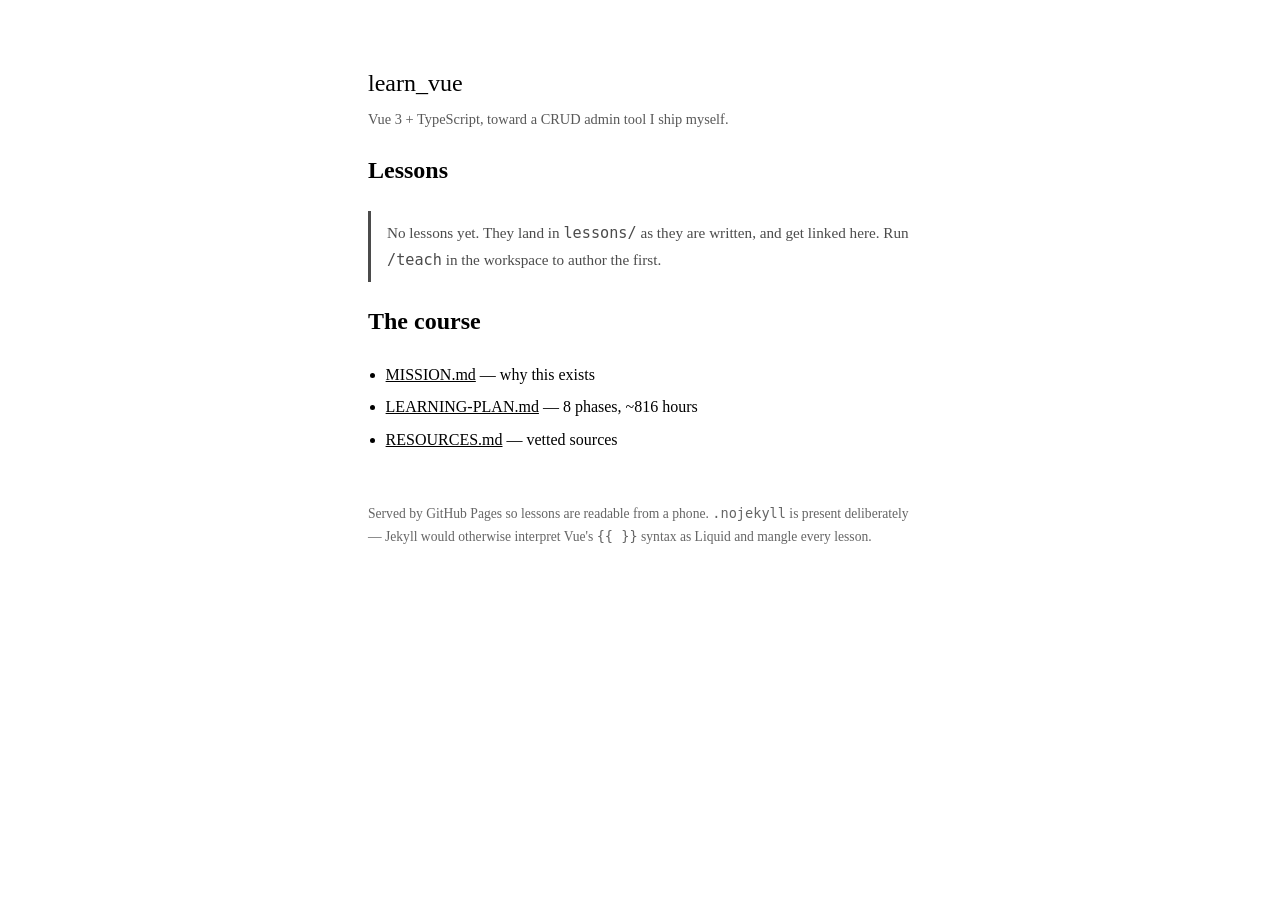
<file: index.html>
<!doctype html>
<html lang="en">
<head>
<meta charset="utf-8">
<meta name="viewport" content="width=device-width, initial-scale=1">
<title>learn_vue — lessons</title>
<!--
  PLACEHOLDER. Styles are inline here on purpose: assets/ is still empty.
  When /teach authors the shared stylesheet (assets/style.css), replace this
  <style> block with a link to it so the index matches the lessons.
-->
<style>
  :root { color-scheme: light dark; }
  body {
    max-width: 34rem; margin: 0 auto; padding: 3rem 1.25rem;
    font: 1rem/1.65 Georgia, 'Times New Roman', serif;
  }
  h1 { font-size: 1.5rem; font-weight: normal; margin-bottom: 0.25rem; }
  .sub { opacity: 0.65; font-size: 0.9rem; margin-top: 0; }
  ul { padding-left: 1.1rem; }
  li { margin-bottom: 0.4rem; }
  .empty {
    border-left: 3px solid currentColor; padding: 0.6rem 0 0.6rem 1rem;
    opacity: 0.7; font-size: 0.95rem;
  }
  footer { margin-top: 3rem; font-size: 0.85rem; opacity: 0.6; }
  a { color: inherit; }
</style>
</head>
<body>

<h1>learn_vue</h1>
<p class="sub">Vue 3 + TypeScript, toward a CRUD admin tool I ship myself.</p>

<h2>Lessons</h2>

<p class="empty">
  No lessons yet. They land in <code>lessons/</code> as they are written, and
  get linked here. Run <code>/teach</code> in the workspace to author the first.
</p>

<h2>The course</h2>
<!--
  These point at github.com, not at Pages. With .nojekyll, Pages serves .md as
  text/markdown, which a phone browser shows as raw text. github.com renders it.
-->
<ul>
  <li><a href="https://github.com/vvanagas/learn_vue/blob/main/MISSION.md">MISSION.md</a> — why this exists</li>
  <li><a href="https://github.com/vvanagas/learn_vue/blob/main/LEARNING-PLAN.md">LEARNING-PLAN.md</a> — 8 phases, ~816 hours</li>
  <li><a href="https://github.com/vvanagas/learn_vue/blob/main/RESOURCES.md">RESOURCES.md</a> — vetted sources</li>
</ul>

<footer>
  Served by GitHub Pages so lessons are readable from a phone.
  <code>.nojekyll</code> is present deliberately — Jekyll would otherwise
  interpret Vue's <code>{{ }}</code> syntax as Liquid and mangle every lesson.
</footer>

</body>
</html>
</file>
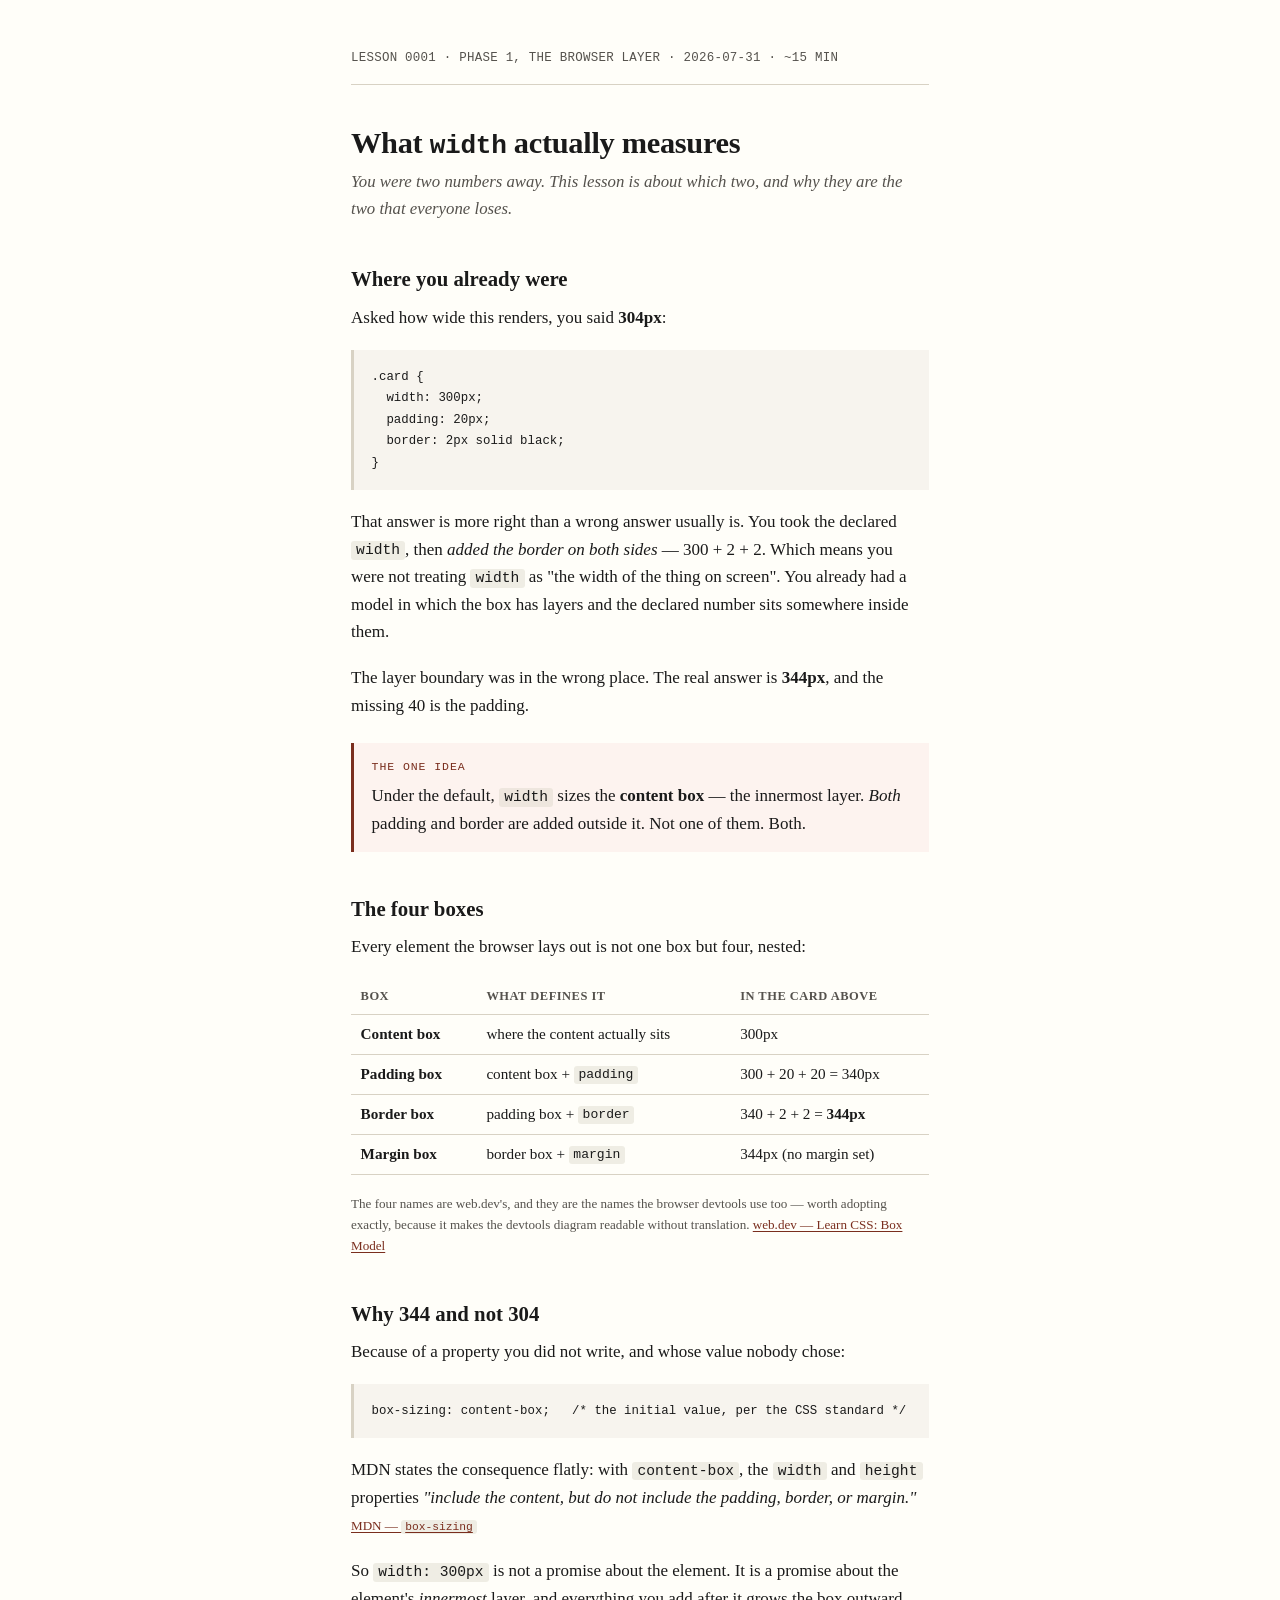
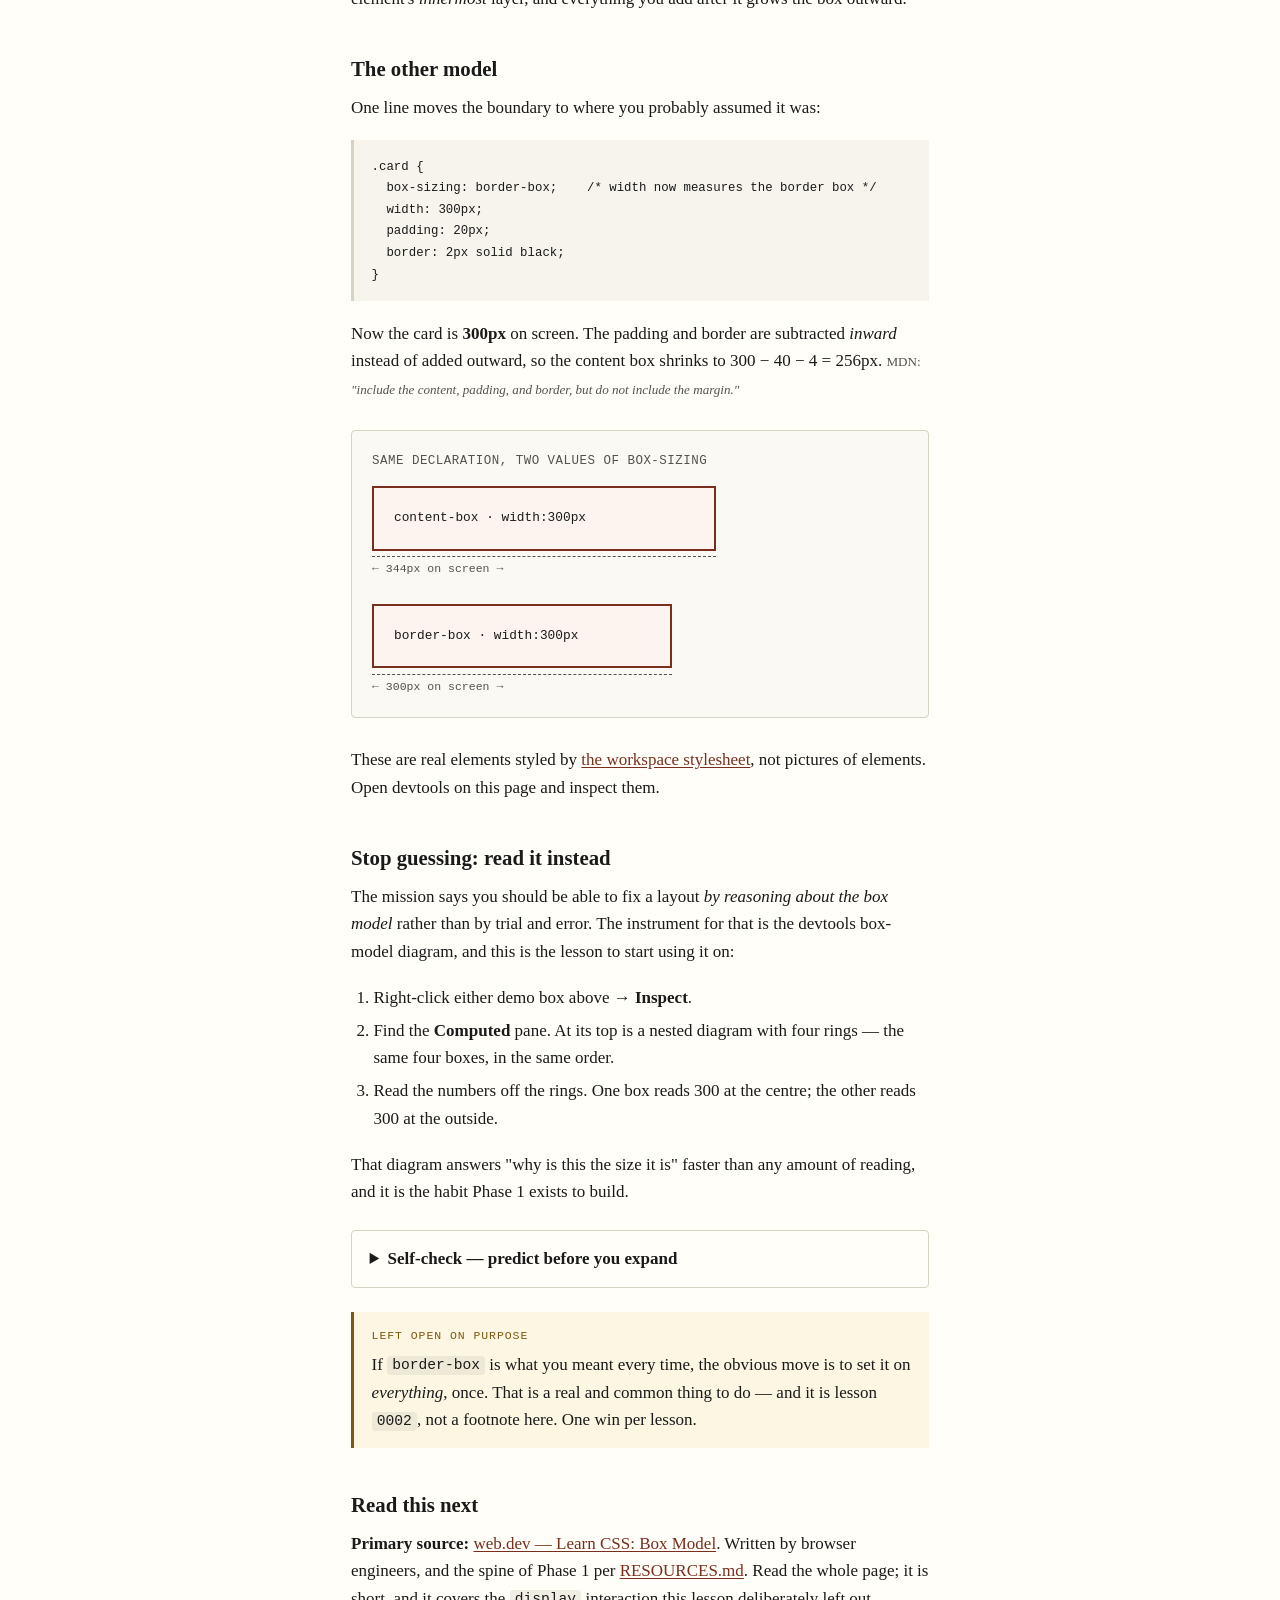
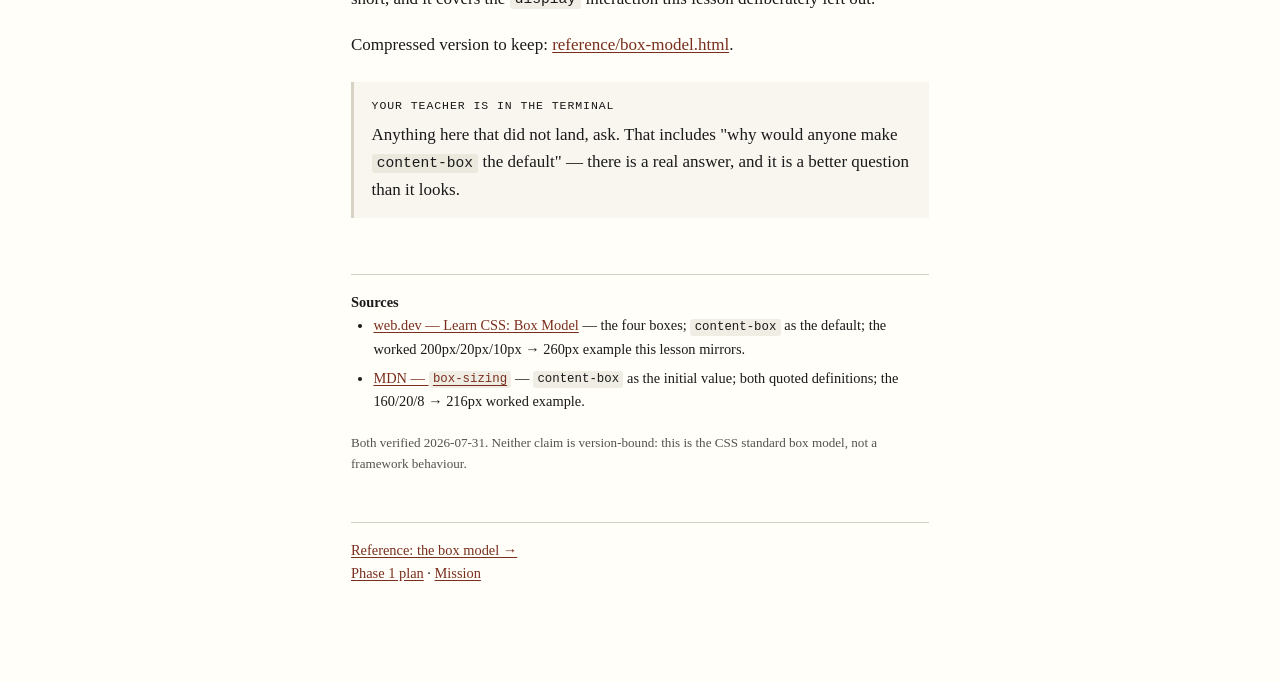
<file: lessons/0001-what-width-measures.html>
<!DOCTYPE html>
<html lang="en">
<head>
<meta charset="utf-8">
<meta name="viewport" content="width=device-width, initial-scale=1">
<title>Lesson 0001 — What <code>width</code> actually measures</title>
<link rel="stylesheet" href="../assets/lesson.css">
</head>
<body>

<p class="meta">LESSON 0001 &middot; PHASE 1, THE BROWSER LAYER &middot; 2026-07-31 &middot; ~15 MIN</p>

<h1>What <code>width</code> actually measures</h1>
<p class="subtitle">You were two numbers away. This lesson is about which two, and why
they are the two that everyone loses.</p>

<h2>Where you already were</h2>

<p>Asked how wide this renders, you said <strong>304px</strong>:</p>

<pre><code>.card {
  width: 300px;
  padding: 20px;
  border: 2px solid black;
}</code></pre>

<p>That answer is more right than a wrong answer usually is. You took the
declared <code>width</code>, then <em>added the border on both sides</em> —
300 + 2 + 2. Which means you were not treating <code>width</code> as
"the width of the thing on screen". You already had a model in which the box has
layers and the declared number sits somewhere inside them.</p>

<p>The layer boundary was in the wrong place. The real answer is
<strong>344px</strong>, and the missing 40 is the padding.</p>

<div class="callout callout--key">
  <span class="callout__label">The one idea</span>
  <p>Under the default, <code>width</code> sizes the <strong>content box</strong>
  — the innermost layer. <em>Both</em> padding and border are added outside it.
  Not one of them. Both.</p>
</div>

<h2>The four boxes</h2>

<p>Every element the browser lays out is not one box but four, nested:</p>

<div class="table-scroll">
<table>
  <thead>
    <tr><th>Box</th><th>What defines it</th><th>In the card above</th></tr>
  </thead>
  <tbody>
    <tr><td><strong>Content box</strong></td><td>where the content actually sits</td><td>300px</td></tr>
    <tr><td><strong>Padding box</strong></td><td>content box + <code>padding</code></td><td>300 + 20 + 20 = 340px</td></tr>
    <tr><td><strong>Border box</strong></td><td>padding box + <code>border</code></td><td>340 + 2 + 2 = <strong>344px</strong></td></tr>
    <tr><td><strong>Margin box</strong></td><td>border box + <code>margin</code></td><td>344px (no margin set)</td></tr>
  </tbody>
</table>
</div>

<p class="cite">The four names are web.dev's, and they are the names the browser
devtools use too — worth adopting exactly, because it makes the devtools diagram
readable without translation.
<a href="https://web.dev/learn/css/box-model">web.dev — Learn CSS: Box Model</a></p>

<h2>Why 344 and not 304</h2>

<p>Because of a property you did not write, and whose value nobody chose:</p>

<pre><code>box-sizing: content-box;   /* the initial value, per the CSS standard */</code></pre>

<p>MDN states the consequence flatly: with <code>content-box</code>, the
<code>width</code> and <code>height</code> properties
<em>"include the content, but do not include the padding, border, or
margin."</em>
<span class="cite"><a href="https://developer.mozilla.org/en-US/docs/Web/CSS/box-sizing">MDN — <code>box-sizing</code></a></span></p>

<p>So <code>width: 300px</code> is not a promise about the element. It is a
promise about the element's <em>innermost</em> layer, and everything you add
after it grows the box outward.</p>

<h2>The other model</h2>

<p>One line moves the boundary to where you probably assumed it was:</p>

<pre><code>.card {
  box-sizing: border-box;    /* width now measures the border box */
  width: 300px;
  padding: 20px;
  border: 2px solid black;
}</code></pre>

<p>Now the card is <strong>300px</strong> on screen. The padding and border are
subtracted <em>inward</em> instead of added outward, so the content box shrinks
to 300 &minus; 40 &minus; 4 = 256px.
<span class="cite">MDN: <em>"include the content, padding, and border, but do not
include the margin."</em></span></p>

<div class="demo">
  <p class="demo__title">Same declaration, two values of box-sizing</p>

  <div class="demo__box demo__box--w300 demo__box--padded">content-box &middot; width:300px</div>
  <div class="demo__ruler demo__ruler--344"><span>&larr; 344px on screen &rarr;</span></div>

  <div style="height:1.5rem"></div>

  <div class="demo__box demo__box--w300 demo__box--padded demo__box--border">border-box &middot; width:300px</div>
  <div class="demo__ruler demo__ruler--300"><span>&larr; 300px on screen &rarr;</span></div>
</div>

<p>These are real elements styled by
<a href="../assets/lesson.css">the workspace stylesheet</a>, not pictures of
elements. Open devtools on this page and inspect them.</p>

<h2>Stop guessing: read it instead</h2>

<p>The mission says you should be able to fix a layout <em>by reasoning about the
box model</em> rather than by trial and error. The instrument for that is the
devtools box-model diagram, and this is the lesson to start using it on:</p>

<ol>
  <li>Right-click either demo box above &rarr; <strong>Inspect</strong>.</li>
  <li>Find the <strong>Computed</strong> pane. At its top is a nested diagram
      with four rings — the same four boxes, in the same order.</li>
  <li>Read the numbers off the rings. One box reads 300 at the centre; the other
      reads 300 at the outside.</li>
</ol>

<p>That diagram answers "why is this the size it is" faster than any amount of
reading, and it is the habit Phase 1 exists to build.</p>

<details class="selfcheck">
  <summary>Self-check — predict before you expand</summary>
  <pre><code>.thumb {
  box-sizing: border-box;
  width: 120px;
  padding: 8px;
  border: 4px solid;
}</code></pre>
  <p>How wide is it on screen, and how wide is its content box?</p>
  <p><strong>120px on screen.</strong> The content box is
  120 &minus; (2 &times; 8) &minus; (2 &times; 4) = <strong>96px</strong>.</p>
  <p class="cite">This one is yours alone — I cannot see what you clicked. If
  you want it to count, tell me the answer in conversation.</p>
</details>

<div class="callout callout--warn">
  <span class="callout__label">Left open on purpose</span>
  <p>If <code>border-box</code> is what you meant every time, the obvious move is
  to set it on <em>everything</em>, once. That is a real and common thing to do —
  and it is lesson <code>0002</code>, not a footnote here. One win per lesson.</p>
</div>

<h2>Read this next</h2>

<p><strong>Primary source:</strong>
<a href="https://web.dev/learn/css/box-model">web.dev — Learn CSS: Box Model</a>.
Written by browser engineers, and the spine of Phase 1 per
<a href="../RESOURCES.md">RESOURCES.md</a>. Read the whole page; it is short, and
it covers the <code>display</code> interaction this lesson deliberately left out.</p>

<p>Compressed version to keep:
<a href="../reference/box-model.html">reference/box-model.html</a>.</p>

<div class="callout">
  <span class="callout__label">Your teacher is in the terminal</span>
  <p>Anything here that did not land, ask. That includes "why would anyone make
  <code>content-box</code> the default" — there is a real answer, and it is a
  better question than it looks.</p>
</div>

<div class="sources">
  <strong>Sources</strong>
  <ul>
    <li><a href="https://web.dev/learn/css/box-model">web.dev — Learn CSS: Box Model</a>
        — the four boxes; <code>content-box</code> as the default; the worked
        200px/20px/10px &rarr; 260px example this lesson mirrors.</li>
    <li><a href="https://developer.mozilla.org/en-US/docs/Web/CSS/box-sizing">MDN — <code>box-sizing</code></a>
        — <code>content-box</code> as the initial value; both quoted definitions;
        the 160/20/8 &rarr; 216px worked example.</li>
  </ul>
  <p class="cite">Both verified 2026-07-31. Neither claim is version-bound: this
  is the CSS standard box model, not a framework behaviour.</p>
</div>

<nav class="nav">
  <a href="../reference/box-model.html">Reference: the box model &rarr;</a><br>
  <a href="../LEARNING-PLAN.md">Phase 1 plan</a> &middot;
  <a href="../MISSION.md">Mission</a>
</nav>

</body>
</html>
</file>
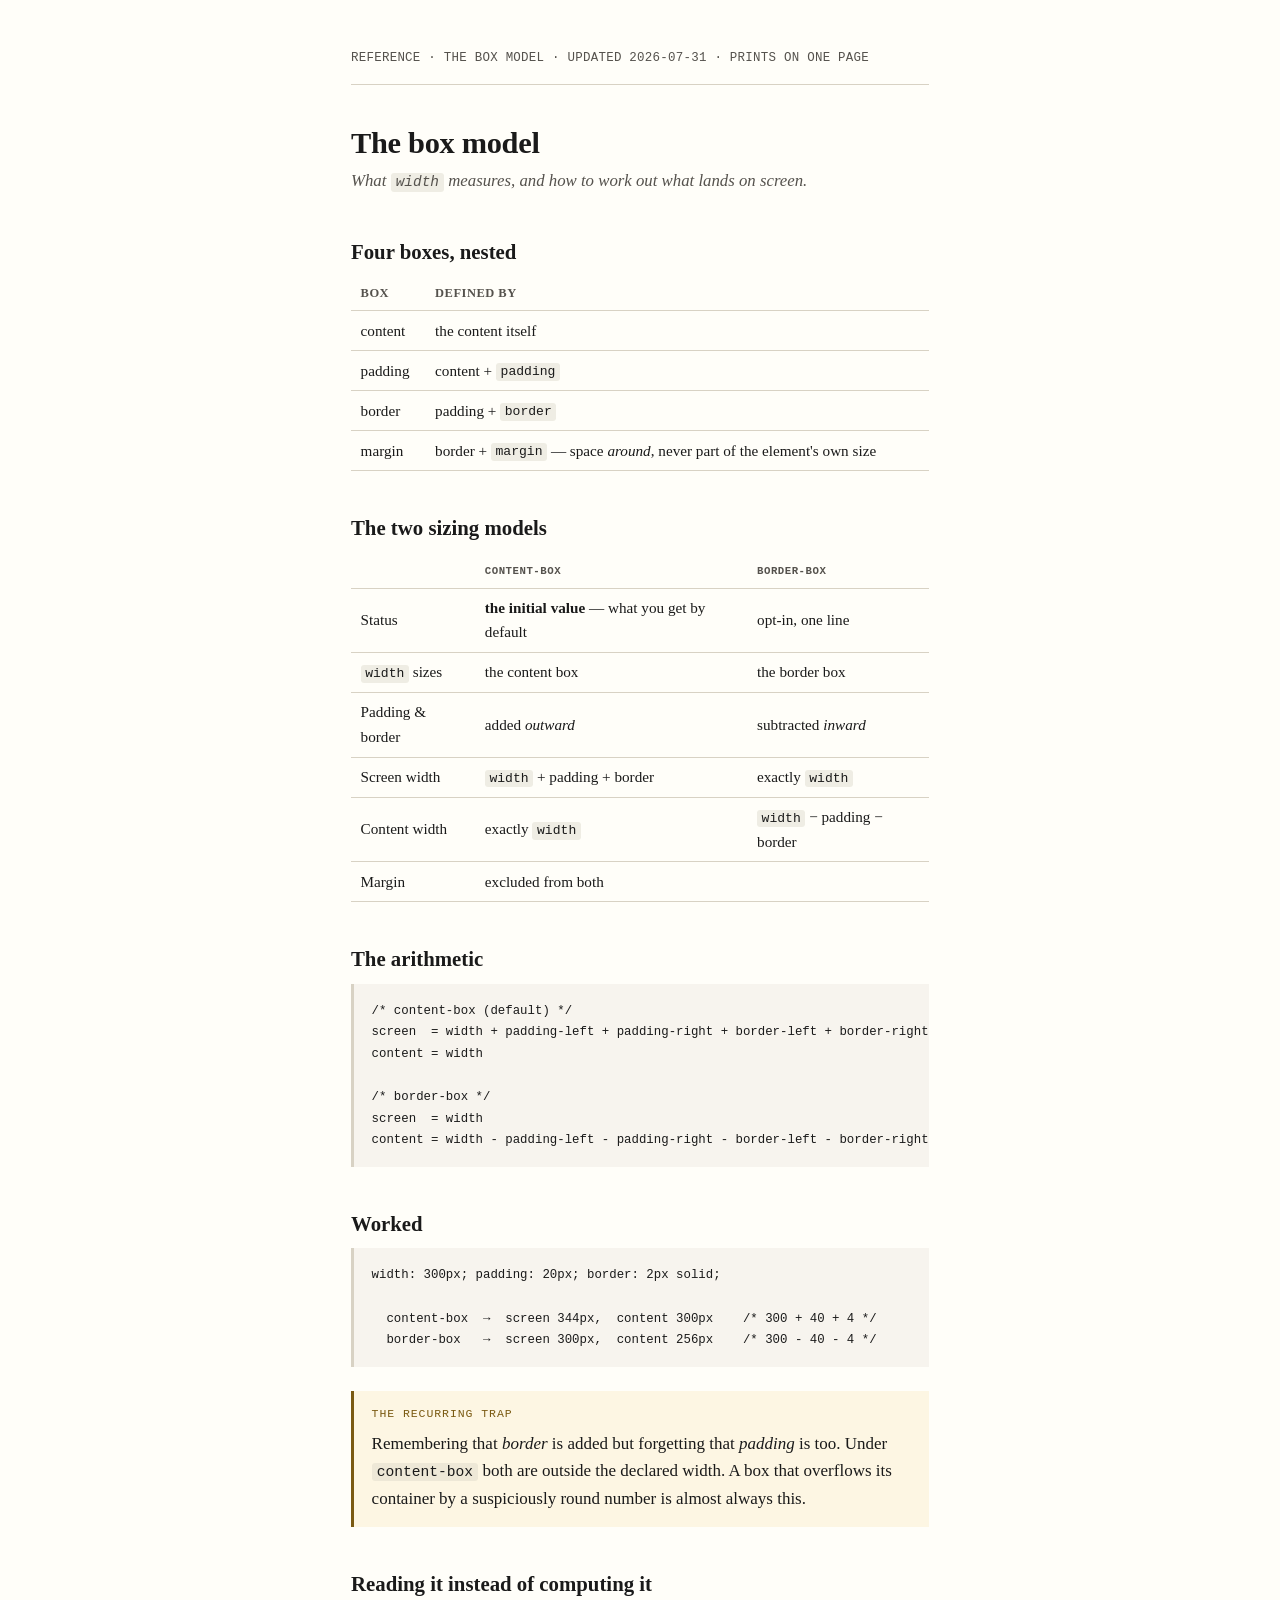
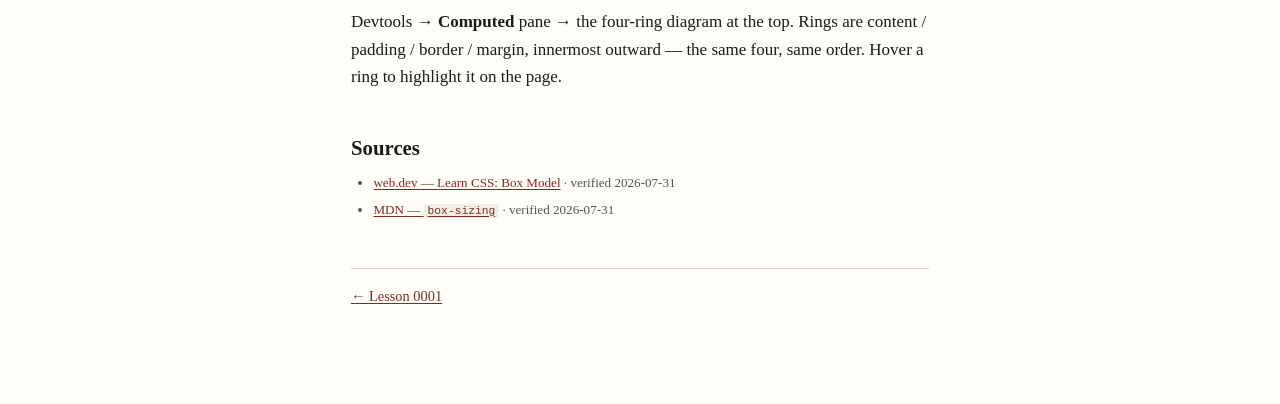
<file: reference/box-model.html>
<!DOCTYPE html>
<html lang="en">
<head>
<meta charset="utf-8">
<meta name="viewport" content="width=device-width, initial-scale=1">
<title>Reference — The box model</title>
<link rel="stylesheet" href="../assets/lesson.css">
</head>
<body>

<p class="meta">REFERENCE &middot; THE BOX MODEL &middot; UPDATED 2026-07-31 &middot; PRINTS ON ONE PAGE</p>

<h1>The box model</h1>
<p class="subtitle">What <code>width</code> measures, and how to work out what
lands on screen.</p>

<h2>Four boxes, nested</h2>

<div class="table-scroll">
<table>
  <thead><tr><th>Box</th><th>Defined by</th></tr></thead>
  <tbody>
    <tr><td>content</td><td>the content itself</td></tr>
    <tr><td>padding</td><td>content + <code>padding</code></td></tr>
    <tr><td>border</td><td>padding + <code>border</code></td></tr>
    <tr><td>margin</td><td>border + <code>margin</code> &mdash; space <em>around</em>, never part of the element's own size</td></tr>
  </tbody>
</table>
</div>

<h2>The two sizing models</h2>

<div class="table-scroll">
<table>
  <thead>
    <tr><th></th><th><code>content-box</code></th><th><code>border-box</code></th></tr>
  </thead>
  <tbody>
    <tr><td>Status</td><td><strong>the initial value</strong> — what you get by default</td><td>opt-in, one line</td></tr>
    <tr><td><code>width</code> sizes</td><td>the content box</td><td>the border box</td></tr>
    <tr><td>Padding &amp; border</td><td>added <em>outward</em></td><td>subtracted <em>inward</em></td></tr>
    <tr><td>Screen width</td><td><code>width</code> + padding + border</td><td>exactly <code>width</code></td></tr>
    <tr><td>Content width</td><td>exactly <code>width</code></td><td><code>width</code> &minus; padding &minus; border</td></tr>
    <tr><td>Margin</td><td colspan="2">excluded from both</td></tr>
  </tbody>
</table>
</div>

<h2>The arithmetic</h2>

<pre><code>/* content-box (default) */
screen  = width + padding-left + padding-right + border-left + border-right
content = width

/* border-box */
screen  = width
content = width - padding-left - padding-right - border-left - border-right</code></pre>

<h2>Worked</h2>

<pre><code>width: 300px; padding: 20px; border: 2px solid;

  content-box  &rarr;  screen 344px,  content 300px    /* 300 + 40 + 4 */
  border-box   &rarr;  screen 300px,  content 256px    /* 300 - 40 - 4 */</code></pre>

<div class="callout callout--warn">
  <span class="callout__label">The recurring trap</span>
  <p>Remembering that <em>border</em> is added but forgetting that <em>padding</em>
  is too. Under <code>content-box</code> both are outside the declared width.
  A box that overflows its container by a suspiciously round number is almost
  always this.</p>
</div>

<h2>Reading it instead of computing it</h2>

<p>Devtools &rarr; <strong>Computed</strong> pane &rarr; the four-ring diagram at
the top. Rings are content / padding / border / margin, innermost outward — the
same four, same order. Hover a ring to highlight it on the page.</p>

<h2>Sources</h2>
<ul class="cite">
  <li><a href="https://web.dev/learn/css/box-model">web.dev — Learn CSS: Box Model</a> · verified 2026-07-31</li>
  <li><a href="https://developer.mozilla.org/en-US/docs/Web/CSS/box-sizing">MDN — <code>box-sizing</code></a> · verified 2026-07-31</li>
</ul>

<nav class="nav">
  <a href="../lessons/0001-what-width-measures.html">&larr; Lesson 0001</a>
</nav>

</body>
</html>
</file>
<file: assets/lesson.css>
/* ---------------------------------------------------------------------------
   lesson.css — the shared stylesheet for every lesson and reference doc
   in this workspace.

   First component the workspace earned (2026-07-31). Every lesson links it,
   so the course looks like one course rather than a pile of one-offs.

   Deliberately hand-written, with no framework and no build step: this file
   is itself Phase 1 practice, and it is meant to be read as much as used.
   --------------------------------------------------------------------------- */

/* --- Tokens ---------------------------------------------------------------
   One place to change the look of every lesson at once. */
:root {
  --ink:        #1a1a1a;
  --ink-soft:   #55524d;
  --paper:      #fffef9;
  --rule:       #d8d2c4;
  --accent:     #7a2e1e;   /* used sparingly: links, the one thing that matters */
  --accent-bg:  #fdf3ef;
  --good:       #1f5d3a;
  --good-bg:    #eef6f0;
  --warn:       #7a5a12;
  --warn-bg:    #fdf6e3;

  --measure:    34em;      /* line length. ~65-75 characters is the target. */
  --font-body:  "Iowan Old Style", "Palatino Linotype", Palatino, Georgia, serif;
  --font-mono:  "Cascadia Mono", "JetBrains Mono", Consolas, "Courier New", monospace;
}

@media (prefers-color-scheme: dark) {
  :root {
    --ink:       #e8e3d9;
    --ink-soft:  #a9a293;
    --paper:     #14130f;
    --rule:      #3a372f;
    --accent:    #e08a6a;
    --accent-bg: #2a1c16;
    --good:      #7fc79b;
    --good-bg:   #16241b;
    --warn:      #e0bd6a;
    --warn-bg:   #2a2413;
  }
}

/* --- Page ----------------------------------------------------------------- */
body {
  margin: 0 auto;
  padding: 3rem 1.25rem 6rem;
  max-width: var(--measure);
  background: var(--paper);
  color: var(--ink);
  font-family: var(--font-body);
  font-size: 1.0625rem;
  line-height: 1.62;
  text-rendering: optimizeLegibility;
}

/* --- Type ----------------------------------------------------------------- */
h1, h2, h3 { line-height: 1.22; font-weight: 600; }
h1 { font-size: 1.9rem; margin: 0 0 .3rem; letter-spacing: -0.01em; }
h2 { font-size: 1.3rem; margin: 2.75rem 0 .75rem; }
h3 { font-size: 1.05rem; margin: 2rem 0 .5rem; }

p  { margin: 0 0 1.15rem; }
ul, ol { margin: 0 0 1.15rem; padding-left: 1.4rem; }
li { margin-bottom: .35rem; }
strong { font-weight: 600; }

a { color: var(--accent); text-underline-offset: 2px; }
a:hover { text-decoration-thickness: 2px; }

.subtitle {
  margin: 0 0 2rem;
  color: var(--ink-soft);
  font-size: 1.05rem;
  font-style: italic;
}

.meta {
  margin: 0 0 2.5rem;
  padding-bottom: 1rem;
  border-bottom: 1px solid var(--rule);
  color: var(--ink-soft);
  font-family: var(--font-mono);
  font-size: .78rem;
  letter-spacing: .02em;
}

/* --- Code ----------------------------------------------------------------- */
code, kbd {
  font-family: var(--font-mono);
  font-size: .86em;
}
p code, li code, td code {
  padding: .1em .35em;
  border-radius: 3px;
  background: color-mix(in srgb, var(--rule) 40%, transparent);
}
pre {
  margin: 0 0 1.15rem;
  padding: 1rem 1.1rem;
  overflow-x: auto;              /* long lines scroll here, never the page */
  border-left: 3px solid var(--rule);
  background: color-mix(in srgb, var(--rule) 22%, transparent);
  font-size: .9rem;
  line-height: 1.5;
}
pre code { padding: 0; background: none; }

/* --- Callouts -------------------------------------------------------------
   Three, and no more. A palette of callouts nobody can tell apart is noise. */
.callout {
  margin: 1.5rem 0;
  padding: .9rem 1.1rem;
  border-left: 3px solid var(--rule);
  background: color-mix(in srgb, var(--rule) 18%, transparent);
}
.callout > :last-child { margin-bottom: 0; }
.callout--win  { border-color: var(--good);   background: var(--good-bg); }
.callout--warn { border-color: var(--warn);   background: var(--warn-bg); }
.callout--key  { border-color: var(--accent); background: var(--accent-bg); }
.callout__label {
  display: block;
  margin-bottom: .35rem;
  font-family: var(--font-mono);
  font-size: .72rem;
  letter-spacing: .08em;
  text-transform: uppercase;
}
.callout--win  .callout__label { color: var(--good); }
.callout--warn .callout__label { color: var(--warn); }
.callout--key  .callout__label { color: var(--accent); }

/* --- Tables --------------------------------------------------------------- */
.table-scroll { overflow-x: auto; margin: 0 0 1.15rem; }
table { border-collapse: collapse; width: 100%; font-size: .95rem; }
th, td { padding: .45rem .6rem; text-align: left; border-bottom: 1px solid var(--rule); }
th { font-size: .78rem; letter-spacing: .04em; text-transform: uppercase; color: var(--ink-soft); }

/* --- Self-check (collapsed answer) ---------------------------------------
   The result of one of these never reaches the teacher. It is for the
   learner alone; anything that counts gets said in conversation. */
.selfcheck {
  margin: 1.5rem 0;
  padding: .9rem 1.1rem;
  border: 1px solid var(--rule);
  border-radius: 4px;
}
.selfcheck summary { cursor: pointer; font-weight: 600; }
.selfcheck[open] summary { margin-bottom: .8rem; }
.selfcheck > :last-child { margin-bottom: 0; }

/* --- Citations ------------------------------------------------------------ */
.cite { font-size: .82rem; color: var(--ink-soft); }
.sources { margin-top: 3.5rem; padding-top: 1rem; border-top: 1px solid var(--rule); font-size: .9rem; }

/* --- Footer nav ----------------------------------------------------------- */
.nav {
  margin-top: 3rem;
  padding-top: 1rem;
  border-top: 1px solid var(--rule);
  font-size: .9rem;
}

/* --- Box-model demo (reusable: any lesson comparing rendered widths) ------ */
.demo {
  margin: 1.75rem 0;
  padding: 1.25rem;
  border: 1px solid var(--rule);
  border-radius: 4px;
  background: color-mix(in srgb, var(--rule) 12%, transparent);
  overflow-x: auto;
}
.demo__title {
  margin: 0 0 .9rem;
  font-family: var(--font-mono);
  font-size: .78rem;
  letter-spacing: .04em;
  text-transform: uppercase;
  color: var(--ink-soft);
}
.demo__box {
  /* The subject under test. Lessons override width/padding/border/box-sizing. */
  background: var(--accent-bg);
  border: 2px solid var(--accent);
  font-family: var(--font-mono);
  font-size: .8rem;
  color: var(--ink);
}
.demo__box--padded { padding: 20px; }
.demo__box--w300   { width: 300px; }
.demo__box--border { box-sizing: border-box; }
.demo__ruler {
  position: relative;
  height: 1.4rem;
  margin-top: .35rem;
  border-top: 1px dashed var(--ink-soft);
  font-family: var(--font-mono);
  font-size: .72rem;
  color: var(--ink-soft);
}
.demo__ruler span { position: absolute; top: .2rem; }
.demo__ruler--344 { width: 344px; }
.demo__ruler--300 { width: 300px; }

/* --- Print ----------------------------------------------------------------
   Reference docs get printed and pinned up. Make that come out right. */
@media print {
  :root { --paper: #fff; --ink: #000; --ink-soft: #444; --rule: #bbb; }
  body { padding: 0; font-size: 11pt; max-width: none; }
  .nav, .selfcheck summary { display: none; }
  .selfcheck { border: none; padding: 0; }
  .selfcheck[open] > * { display: block; }
  pre, .demo, .callout { break-inside: avoid; }
  a::after { content: " (" attr(href) ")"; font-size: 8pt; color: #555; }
  a[href^="#"]::after { content: ""; }
}
</file>
